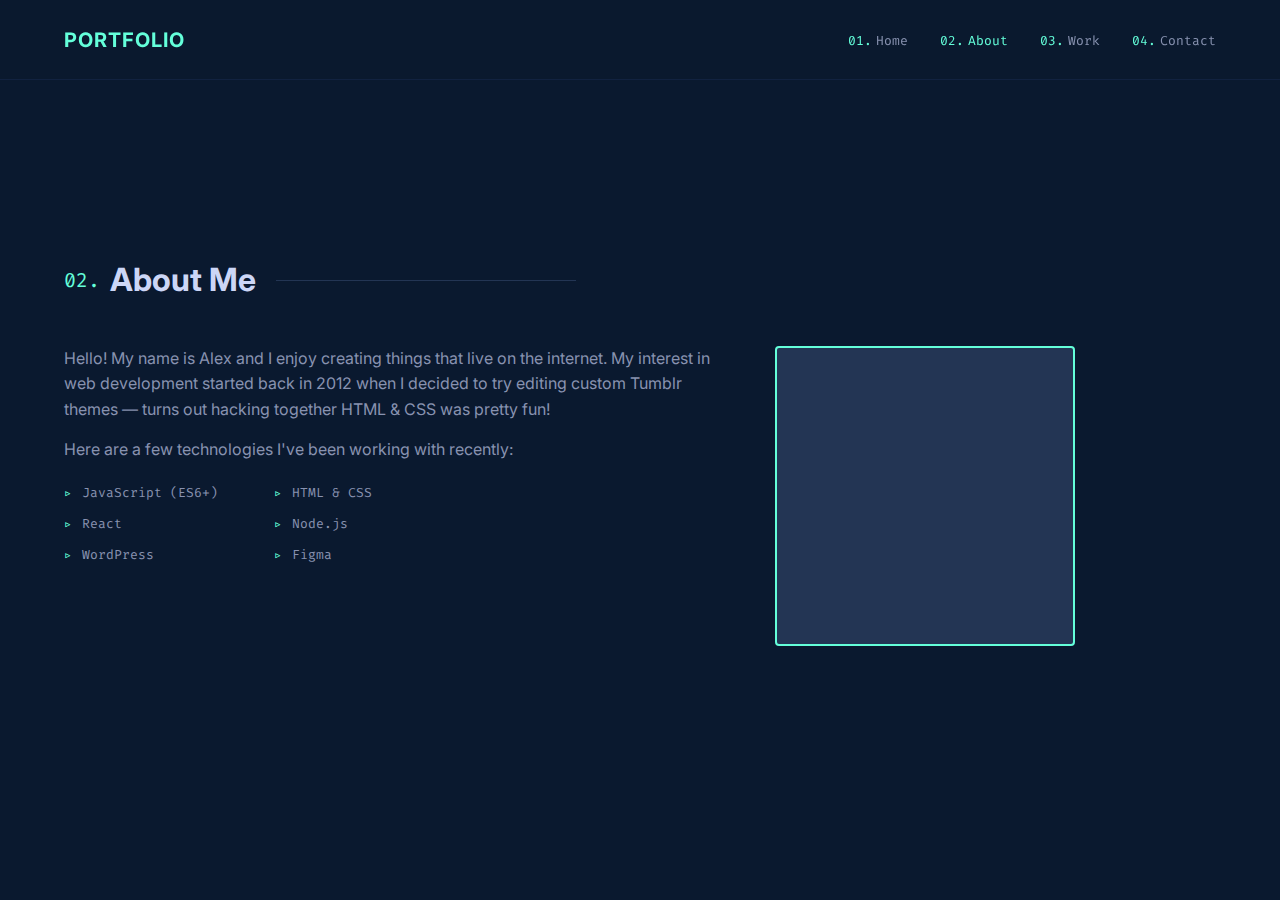
<file: about.html>
<!DOCTYPE html>
<html lang="en">
<head>
    <meta charset="UTF-8">
    <meta name="viewport" content="width=device-width, initial-scale=1.0">
    <title>About | My Portfolio</title>
    <link rel="preconnect" href="https://fonts.googleapis.com">
    <link rel="preconnect" href="https://fonts.gstatic.com" crossorigin>
    <link href="https://fonts.googleapis.com/css2?family=Inter:wght@400;500;700&family=Fira+Code:wght@400;500&display=swap" rel="stylesheet">
    <link rel="stylesheet" href="style.css">
</head>
<body>

    <nav>
        <div class="container nav-content">
            <a href="home.html" class="logo">PORTFOLIO</a>
            <ul class="nav-links">
                <li><a href="home.html" class="nav-link"><span>01.</span>Home</a></li>
                <li><a href="about.html" class="nav-link active"><span>02.</span>About</a></li>
                <li><a href="work.html" class="nav-link"><span>03.</span>Work</a></li>
                <li><a href="contact.html" class="nav-link"><span>04.</span>Contact</a></li>
            </ul>
        </div>
    </nav>

    <div class="container">
        <section id="about">
            <div class="fade-in">
                <div class="section-header">
                    <span class="section-num">02.</span>
                    <h2 class="section-title">About Me</h2>
                    <div class="section-line"></div>
                </div>
                <div class="about-grid">
                    <div>
                        <p style="margin-bottom: 15px;">Hello! My name is Alex and I enjoy creating things that live on the internet. My interest in web development started back in 2012 when I decided to try editing custom Tumblr themes — turns out hacking together HTML & CSS was pretty fun!</p>
                        <p>Here are a few technologies I've been working with recently:</p>
                        <ul class="skills-list">
                            <li>JavaScript (ES6+)</li>
                            <li>HTML & CSS</li>
                            <li>React</li>
                            <li>Node.js</li>
                            <li>WordPress</li>
                            <li>Figma</li>
                        </ul>
                    </div>
                    <div class="about-img-wrapper">
                        <div class="about-img" style="height: 300px; background-color: var(--navy-700);"></div>
                    </div>
                </div>
            </div>
        </section>
    </div>
</body>
</html>
</file>
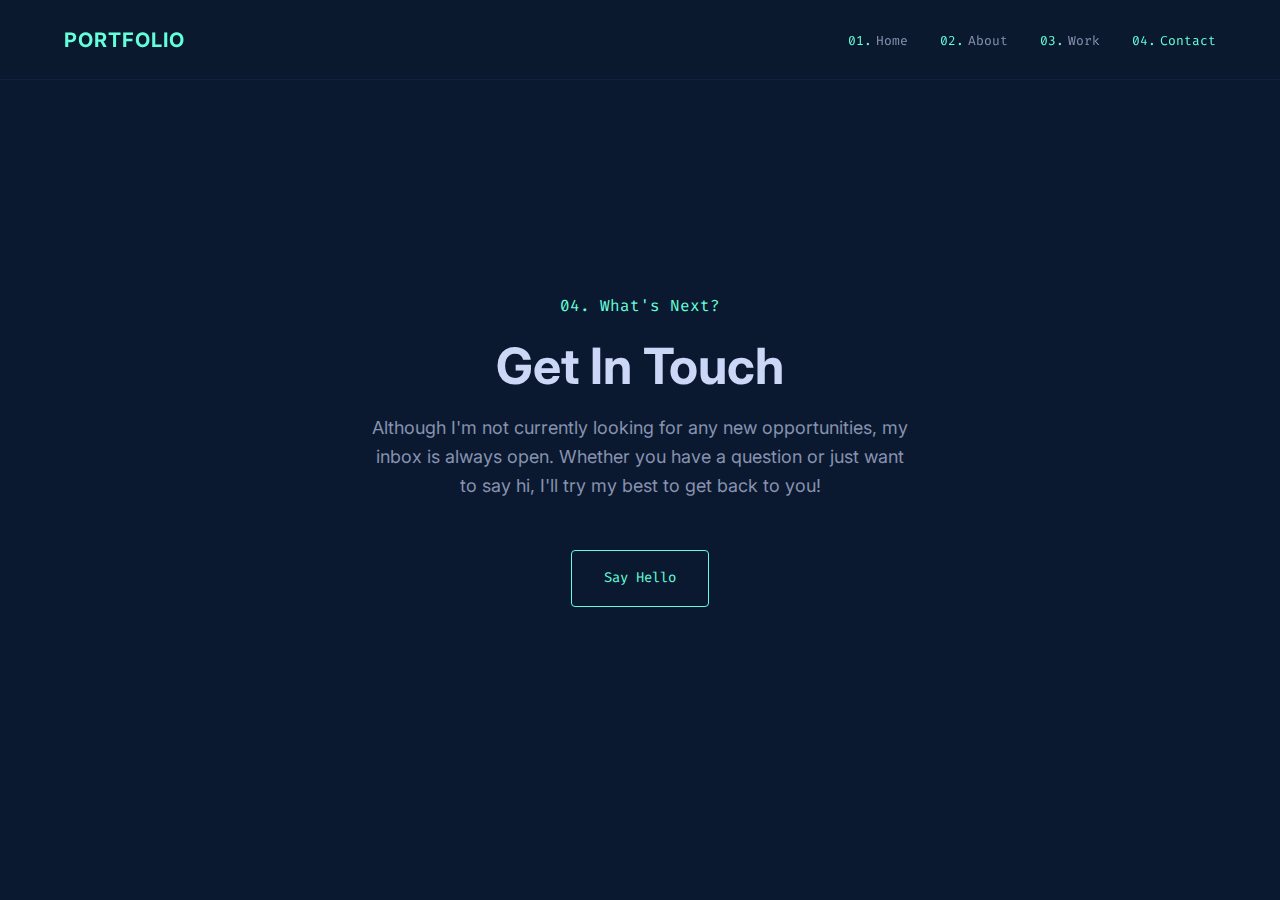
<file: contact.html>
<!DOCTYPE html>
<html lang="en">
<head>
    <meta charset="UTF-8">
    <meta name="viewport" content="width=device-width, initial-scale=1.0">
    <title>Contact | My Portfolio</title>
    <link rel="preconnect" href="https://fonts.googleapis.com">
    <link rel="preconnect" href="https://fonts.gstatic.com" crossorigin>
    <link href="https://fonts.googleapis.com/css2?family=Inter:wght@400;500;700&family=Fira+Code:wght@400;500&display=swap" rel="stylesheet">
    <link rel="stylesheet" href="style.css">
</head>
<body>

    <nav>
        <div class="container nav-content">
            <a href="home.html" class="logo">PORTFOLIO</a>
            <ul class="nav-links">
                <li><a href="home.html" class="nav-link"><span>01.</span>Home</a></li>
                <li><a href="about.html" class="nav-link"><span>02.</span>About</a></li>
                <li><a href="work.html" class="nav-link"><span>03.</span>Work</a></li>
                <li><a href="contact.html" class="nav-link active"><span>04.</span>Contact</a></li>
            </ul>
        </div>
    </nav>

    <div class="container">
        <section id="contact" class="contact-section">
            <div class="fade-in">
                <p class="hero-intro">04. What's Next?</p>
                <h2 class="hero-title" style="font-size: 50px; margin-bottom: 20px;">Get In Touch</h2>
                <p class="hero-desc" style="margin: 0 auto 50px auto;">Although I'm not currently looking for any new opportunities, my inbox is always open. Whether you have a question or just want to say hi, I'll try my best to get back to you!</p>
                <a href="mailto:hello@example.com" class="btn">Say Hello</a>
            </div>
        </section>
    </div>
</body>
</html>
</file>
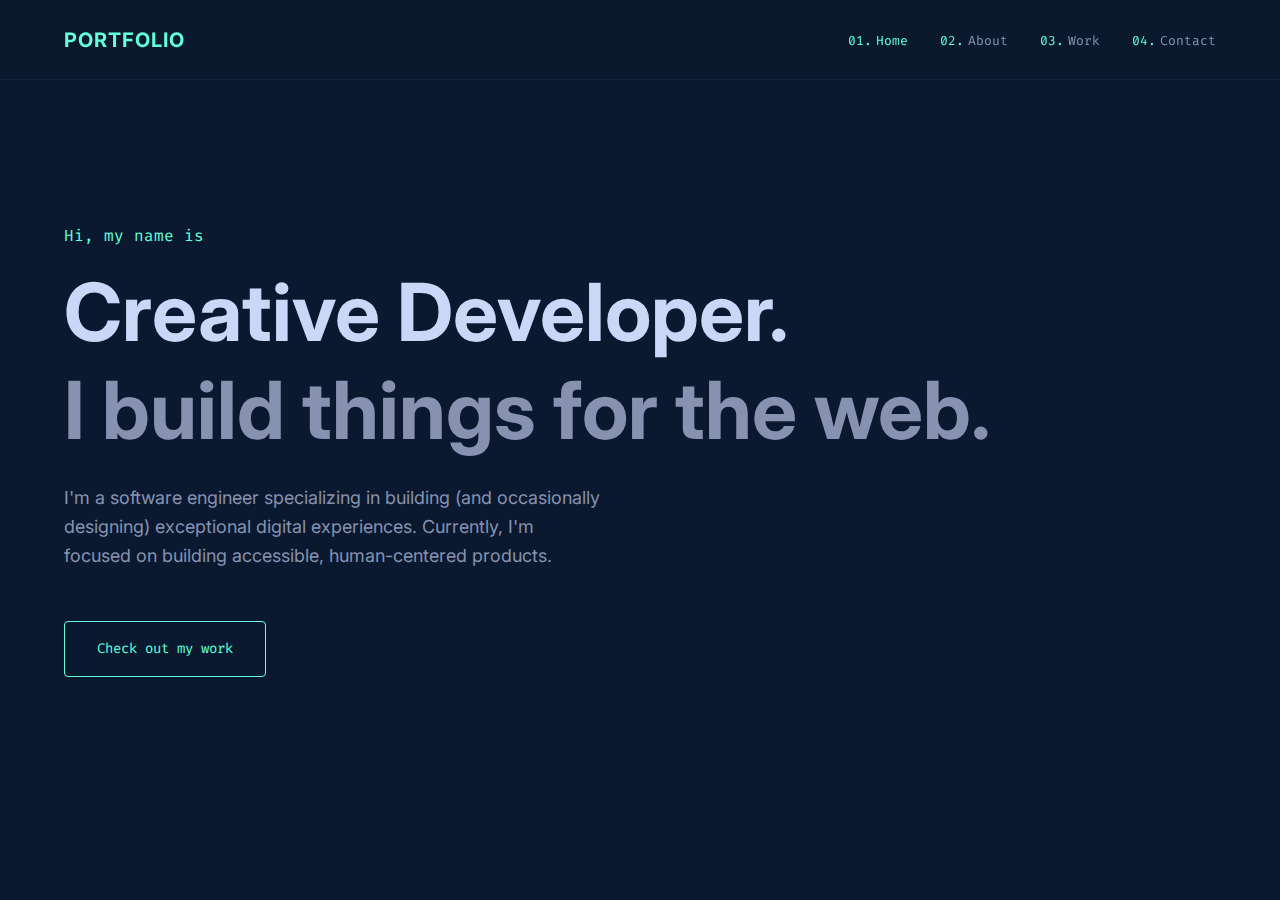
<file: home.html>
<!DOCTYPE html>
<html lang="en">
<head>
    <meta charset="UTF-8">
    <meta name="viewport" content="width=device-width, initial-scale=1.0">
    <title>Home | My Portfolio</title>
    <link rel="preconnect" href="https://fonts.googleapis.com">
    <link rel="preconnect" href="https://fonts.gstatic.com" crossorigin>
    <link href="https://fonts.googleapis.com/css2?family=Inter:wght@400;500;700&family=Fira+Code:wght@400;500&display=swap" rel="stylesheet">
    <link rel="stylesheet" href="style.css">
</head>
<body>

    <nav>
        <div class="container nav-content">
            <a href="home.html" class="logo">PORTFOLIO</a>
            <ul class="nav-links">
                <li><a href="home.html" class="nav-link active"><span>01.</span>Home</a></li>
                <li><a href="about.html" class="nav-link"><span>02.</span>About</a></li>
                <li><a href="work.html" class="nav-link"><span>03.</span>Work</a></li>
                <li><a href="contact.html" class="nav-link"><span>04.</span>Contact</a></li>
            </ul>
        </div>
    </nav>

    <div class="container">
        <section id="home">
            <div class="fade-in">
                <p class="hero-intro">Hi, my name is</p>
                <h1 class="hero-title">Creative Developer.</h1>
                <h2 class="hero-subtitle">I build things for the web.</h2>
                <p class="hero-desc">I'm a software engineer specializing in building (and occasionally designing) exceptional digital experiences. Currently, I'm focused on building accessible, human-centered products.</p>
                <a href="work.html" class="btn">Check out my work</a>
            </div>
        </section>
    </div>
</body>
</html>
</file>
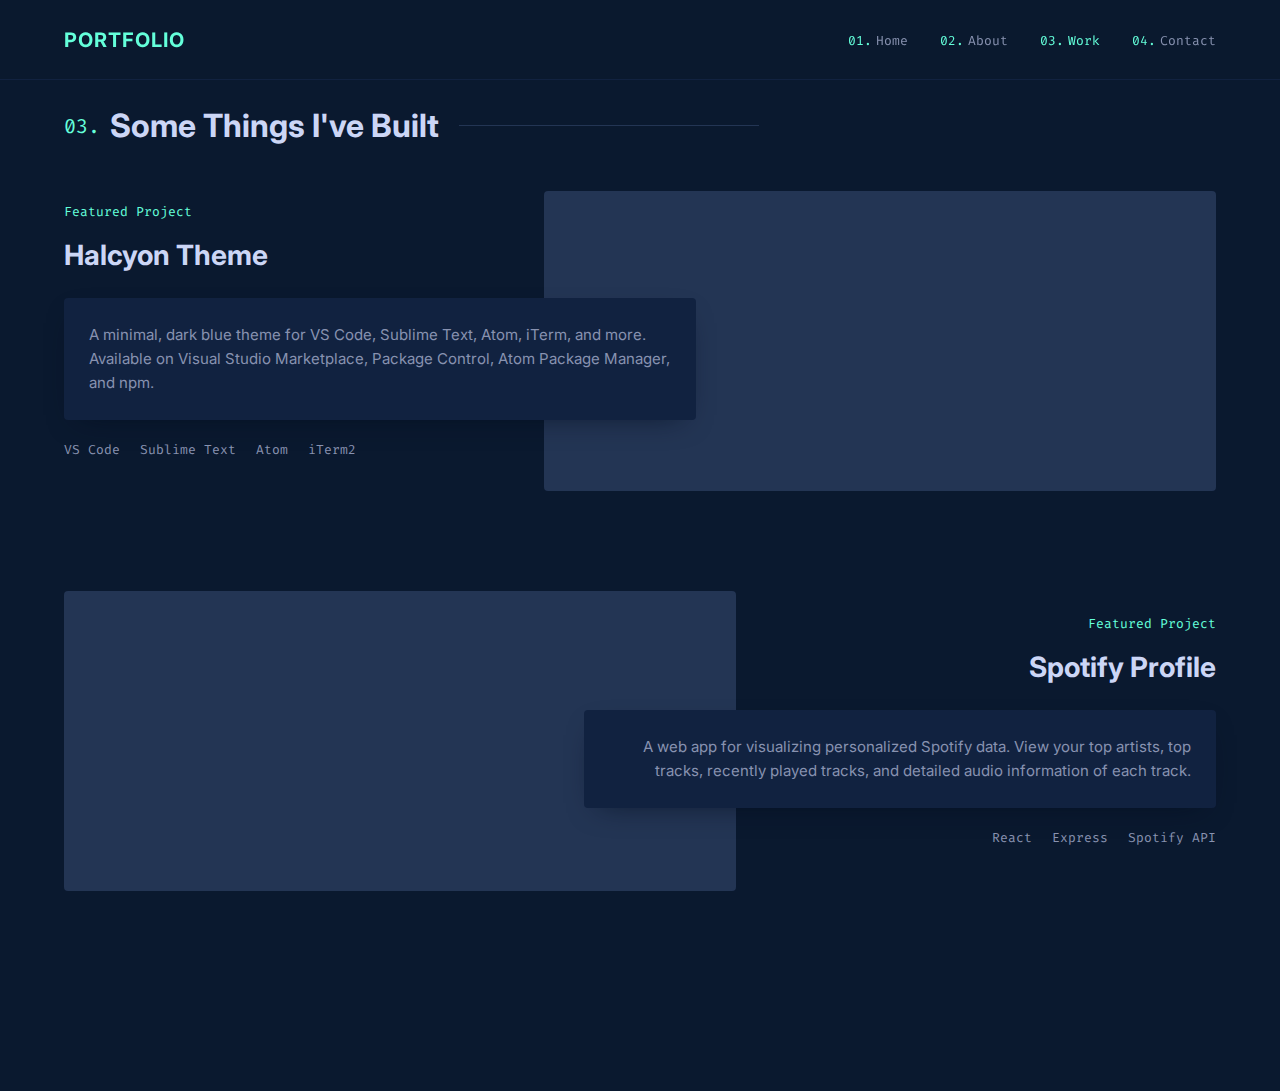
<file: work.html>
<!DOCTYPE html>
<html lang="en">
<head>
    <meta charset="UTF-8">
    <meta name="viewport" content="width=device-width, initial-scale=1.0">
    <title>Work | My Portfolio</title>
    <link rel="preconnect" href="https://fonts.googleapis.com">
    <link rel="preconnect" href="https://fonts.gstatic.com" crossorigin>
    <link href="https://fonts.googleapis.com/css2?family=Inter:wght@400;500;700&family=Fira+Code:wght@400;500&display=swap" rel="stylesheet">
    <link rel="stylesheet" href="style.css">
</head>
<body>

    <nav>
        <div class="container nav-content">
            <a href="home.html" class="logo">PORTFOLIO</a>
            <ul class="nav-links">
                <li><a href="home.html" class="nav-link"><span>01.</span>Home</a></li>
                <li><a href="about.html" class="nav-link"><span>02.</span>About</a></li>
                <li><a href="work.html" class="nav-link active"><span>03.</span>Work</a></li>
                <li><a href="contact.html" class="nav-link"><span>04.</span>Contact</a></li>
            </ul>
        </div>
    </nav>

    <div class="container">
        <section id="work">
            <div class="fade-in">
                <div class="section-header">
                    <span class="section-num">03.</span>
                    <h2 class="section-title">Some Things I've Built</h2>
                    <div class="section-line"></div>
                </div>

                <!-- Project 1 -->
                <div class="project-card fade-in">
                    <div class="project-content">
                        <p class="project-overline">Featured Project</p>
                        <h3 class="project-title">Halcyon Theme</h3>
                        <div class="project-desc">
                            A minimal, dark blue theme for VS Code, Sublime Text, Atom, iTerm, and more. Available on Visual Studio Marketplace, Package Control, Atom Package Manager, and npm.
                        </div>
                        <ul class="project-tech">
                            <li>VS Code</li>
                            <li>Sublime Text</li>
                            <li>Atom</li>
                            <li>iTerm2</li>
                        </ul>
                    </div>
                    <div class="project-image"></div>
                </div>

                <!-- Project 2 -->
                <div class="project-card fade-in">
                    <div class="project-image left"></div>
                    <div class="project-content right">
                        <p class="project-overline">Featured Project</p>
                        <h3 class="project-title">Spotify Profile</h3>
                        <div class="project-desc">
                            A web app for visualizing personalized Spotify data. View your top artists, top tracks, recently played tracks, and detailed audio information of each track.
                        </div>
                        <ul class="project-tech">
                            <li>React</li>
                            <li>Express</li>
                            <li>Spotify API</li>
                        </ul>
                    </div>
                </div>
            </div>
        </section>
    </div>
</body>
</html>
</file>
<file: style.css>
:root {
    --navy-900: #0a192f;
    --navy-800: #112240;
    --navy-700: #233554;
    --slate-100: #ccd6f6;
    --slate-300: #8892b0;
    --teal-400: #64ffda;
    --font-sans: 'Inter', sans-serif;
    --font-mono: 'Fira Code', monospace;
}

* {
    margin: 0;
    padding: 0;
    box-sizing: border-box;
}

body {
    background-color: var(--navy-900);
    color: var(--slate-300);
    font-family: var(--font-sans);
    line-height: 1.6;
    overflow-x: hidden;
}

a {
    text-decoration: none;
    color: inherit;
    transition: color 0.3s ease;
}

ul {
    list-style: none;
}

/* Utility Classes */
.container {
    max-width: 1200px;
    margin: 0 auto;
    padding: 0 24px;
}

.text-teal { color: var(--teal-400); }
.text-light { color: var(--slate-100); }
.font-mono { font-family: var(--font-mono); }

.btn {
    display: inline-block;
    padding: 16px 32px;
    border: 1px solid var(--teal-400);
    color: var(--teal-400);
    border-radius: 4px;
    font-family: var(--font-mono);
    font-size: 14px;
    cursor: pointer;
    transition: all 0.3s ease;
}

.btn:hover {
    background-color: rgba(100, 255, 218, 0.1);
}

/* Navigation */
nav {
    position: fixed;
    top: 0;
    width: 100%;
    height: 80px;
    background-color: rgba(10, 25, 47, 0.9);
    backdrop-filter: blur(10px);
    z-index: 100;
    display: flex;
    align-items: center;
    border-bottom: 1px solid var(--navy-800);
}

.nav-content {
    display: flex;
    justify-content: space-between;
    align-items: center;
    width: 100%;
}

.logo {
    color: var(--teal-400);
    font-weight: 700;
    font-size: 20px;
    letter-spacing: 1px;
}

.nav-links {
    display: flex;
    gap: 32px;
}

.nav-link {
    font-size: 13px;
    font-family: var(--font-mono);
}

.nav-link span {
    color: var(--teal-400);
    margin-right: 4px;
}

.nav-link:hover, .nav-link.active {
    color: var(--teal-400);
}

/* Sections */
section {
    min-height: 100vh;
    display: flex;
    flex-direction: column;
    justify-content: center;
    padding: 100px 0;
}

/* Hero Section */
.hero-intro {
    font-family: var(--font-mono);
    color: var(--teal-400);
    margin-bottom: 20px;
    font-size: 16px;
}

.hero-title {
    font-size: clamp(40px, 8vw, 80px);
    font-weight: 700;
    color: var(--slate-100);
    line-height: 1.1;
    margin-bottom: 10px;
}

.hero-subtitle {
    font-size: clamp(40px, 8vw, 80px);
    font-weight: 700;
    color: var(--slate-300);
    line-height: 1.1;
    margin-bottom: 30px;
}

.hero-desc {
    max-width: 540px;
    font-size: 18px;
    margin-bottom: 50px;
}

/* About Section */
.section-header {
    display: flex;
    align-items: center;
    margin-bottom: 40px;
}

.section-num {
    font-family: var(--font-mono);
    color: var(--teal-400);
    font-size: 20px;
    margin-right: 10px;
}

.section-title {
    font-size: 32px;
    color: var(--slate-100);
    font-weight: 700;
    margin-right: 20px;
}

.section-line {
    height: 1px;
    background-color: var(--navy-700);
    flex-grow: 1;
    max-width: 300px;
}

.about-grid {
    display: grid;
    grid-template-columns: 3fr 2fr;
    gap: 50px;
}

.skills-list {
    display: grid;
    grid-template-columns: repeat(2, minmax(140px, 200px));
    gap: 10px;
    margin-top: 20px;
    font-family: var(--font-mono);
    font-size: 13px;
}

.skills-list li::before {
    content: '▹';
    color: var(--teal-400);
    margin-right: 10px;
}

.about-img-wrapper {
    position: relative;
    width: 100%;
    max-width: 300px;
}

.about-img {
    width: 100%;
    height: auto;
    border-radius: 4px;
    position: relative;
    z-index: 1;
    border: 2px solid var(--teal-400);
    background-color: var(--navy-700);
    transition: all 0.3s ease;
}

.about-img:hover {
    transform: translate(-5px, -5px);
    box-shadow: 10px 10px 0 0 var(--navy-800);
}

/* Work Section */
.project-card {
    display: grid;
    grid-template-columns: repeat(12, 1fr);
    align-items: center;
    margin-bottom: 100px;
}

.project-content {
    grid-column: 1 / 8;
    grid-row: 1 / -1;
    z-index: 2;
    padding-right: 40px;
}

.project-content.right {
    grid-column: 6 / -1;
    text-align: right;
    padding-right: 0;
    padding-left: 40px;
}

.project-image {
    grid-column: 6 / -1;
    grid-row: 1 / -1;
    background-color: var(--navy-700);
    height: 300px;
    border-radius: 4px;
    position: relative;
    z-index: 1;
    transition: all 0.3s ease;
}

.project-image.left {
    grid-column: 1 / 8;
}

.project-image:hover {
    background-color: transparent;
}

.project-overline {
    color: var(--teal-400);
    font-family: var(--font-mono);
    font-size: 13px;
    margin-bottom: 10px;
}

.project-title {
    color: var(--slate-100);
    font-size: 28px;
    margin-bottom: 20px;
}

.project-desc {
    background-color: var(--navy-800);
    padding: 25px;
    border-radius: 4px;
    font-size: 15px;
    margin-bottom: 20px;
    box-shadow: 0 10px 30px -15px rgba(2, 12, 27, 0.7);
}

.project-tech {
    display: flex;
    gap: 20px;
    font-family: var(--font-mono);
    font-size: 13px;
    margin-bottom: 20px;
}

.project-content.right .project-tech {
    justify-content: flex-end;
}

/* Contact Section */
.contact-section {
    text-align: center;
    max-width: 600px;
    margin: 0 auto;
}

/* Animations */
@keyframes fadeInUp {
    from {
        opacity: 0;
        transform: translateY(20px);
    }
    to {
        opacity: 1;
        transform: translateY(0);
    }
}

.fade-in {
    animation: fadeInUp 0.8s ease forwards;
}

/* Mobile Responsive */
@media (max-width: 768px) {
    .nav-links { display: none; }
    .about-grid { grid-template-columns: 1fr; }
    .project-content, .project-content.right {
        grid-column: 1 / -1;
        padding: 20px;
        text-align: left;
        background-color: var(--navy-800);
        border-radius: 4px;
    }
    .project-image, .project-image.left { display: none; }
    .project-content.right .project-tech { justify-content: flex-start; }
    .hero-title, .hero-subtitle { font-size: 40px; }
}
</file>
